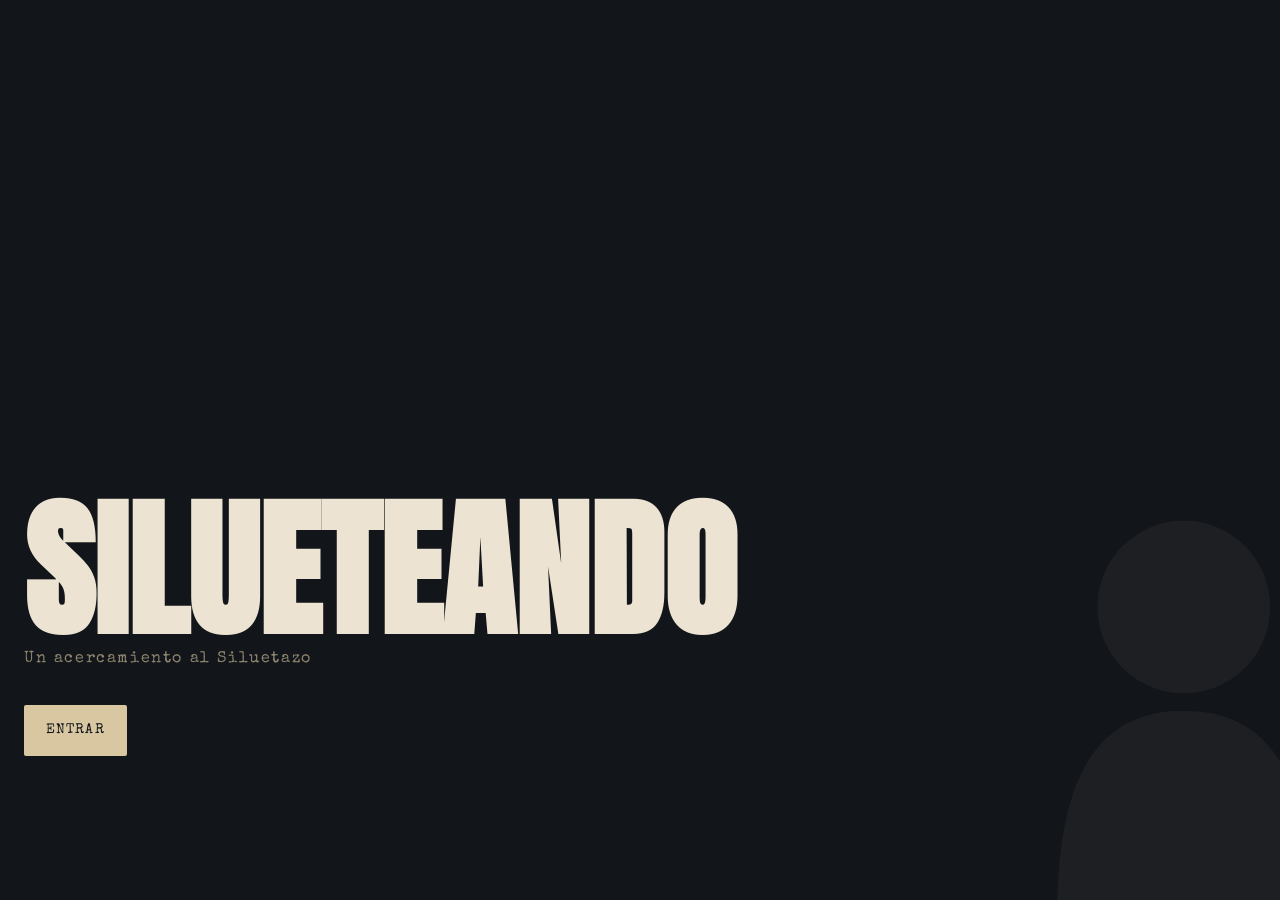
<file: index.html>
<!DOCTYPE html>
<html lang="es">
<head>
<meta charset="UTF-8">
<meta name="viewport" content="width=device-width, initial-scale=1, viewport-fit=cover">
<title>Silueteando — Un acercamiento al Siluetazo</title>
<link rel="stylesheet" href="styles.css">
<link rel="preconnect" href="https://fonts.googleapis.com">
<link rel="preconnect" href="https://fonts.gstatic.com" crossorigin>
<link href="https://fonts.googleapis.com/css2?family=Anton&family=Special+Elite&family=Work+Sans:wght@400;600&display=swap" rel="stylesheet">
</head>
<body data-pagina="portada">
  <main id="app" class="portada"></main>
  <script src="datos.js"></script>
  <script src="app.js"></script>
</body>
</html>
</file>
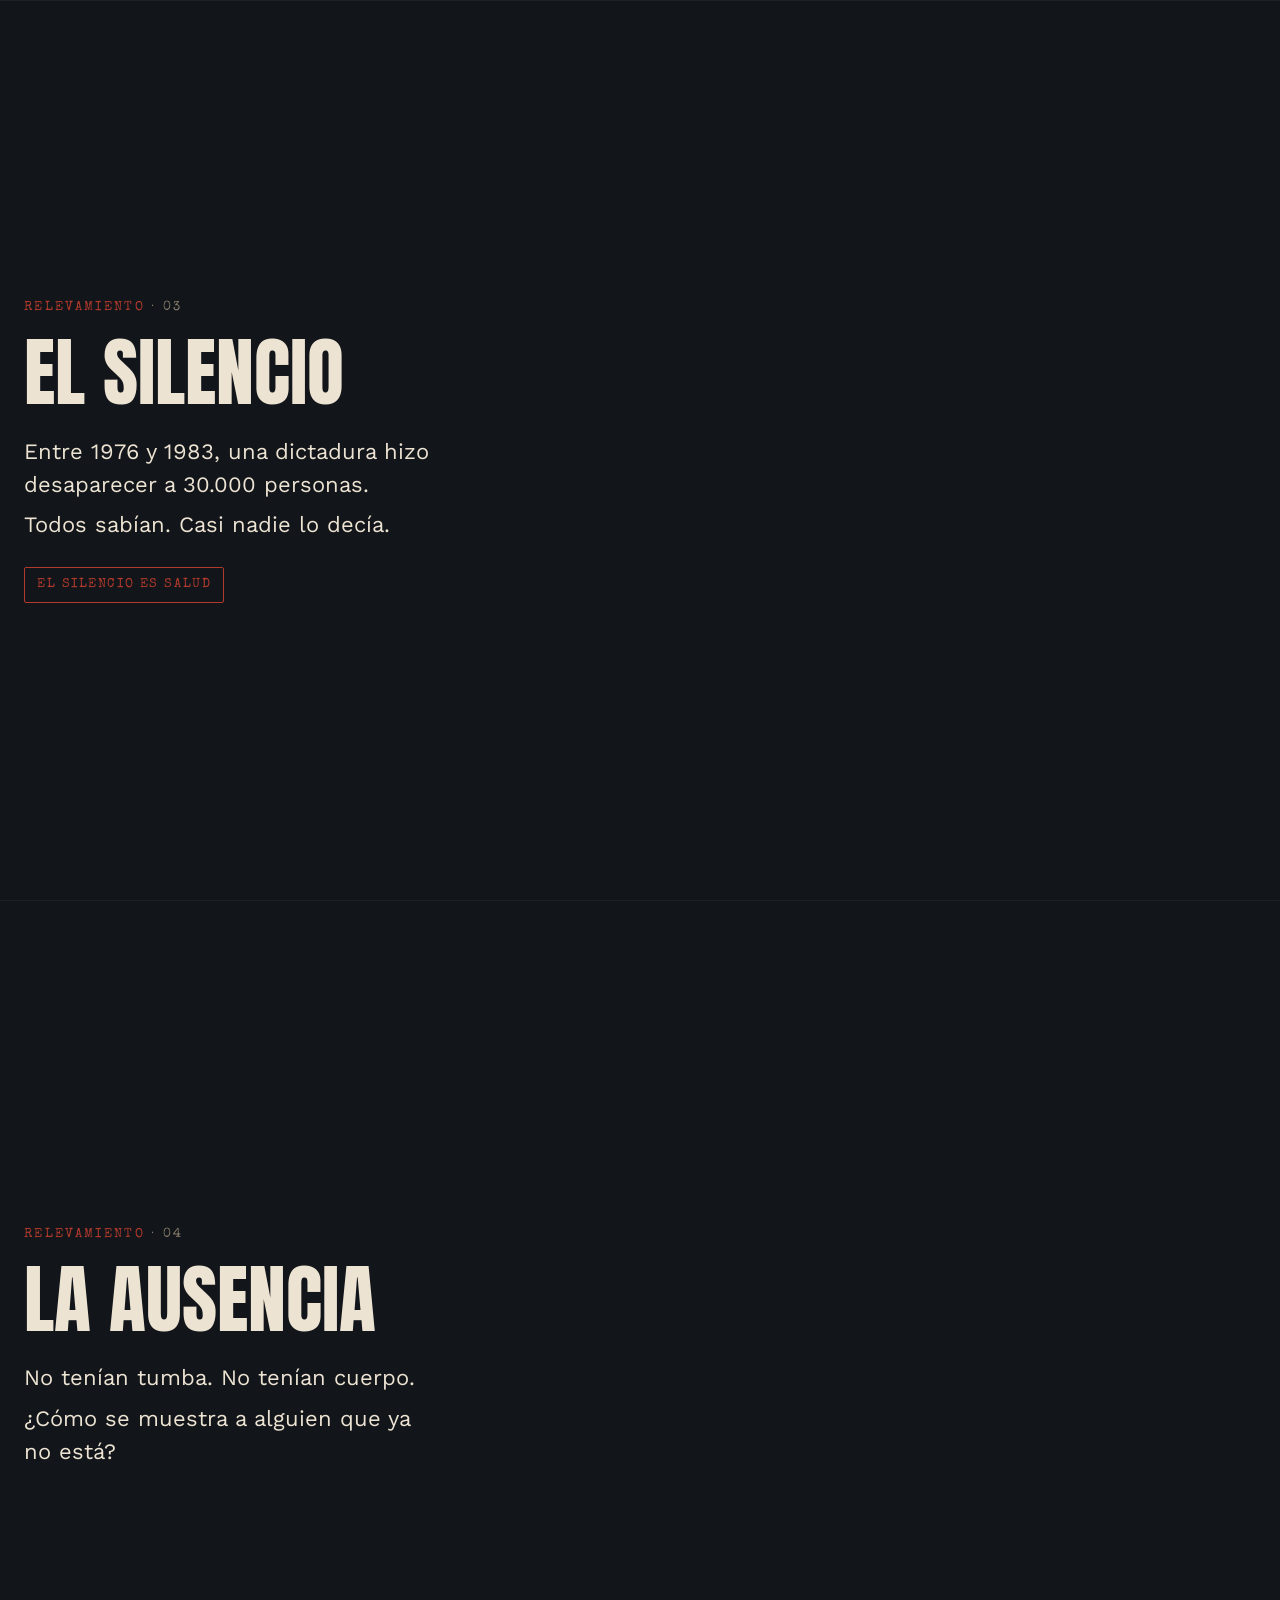
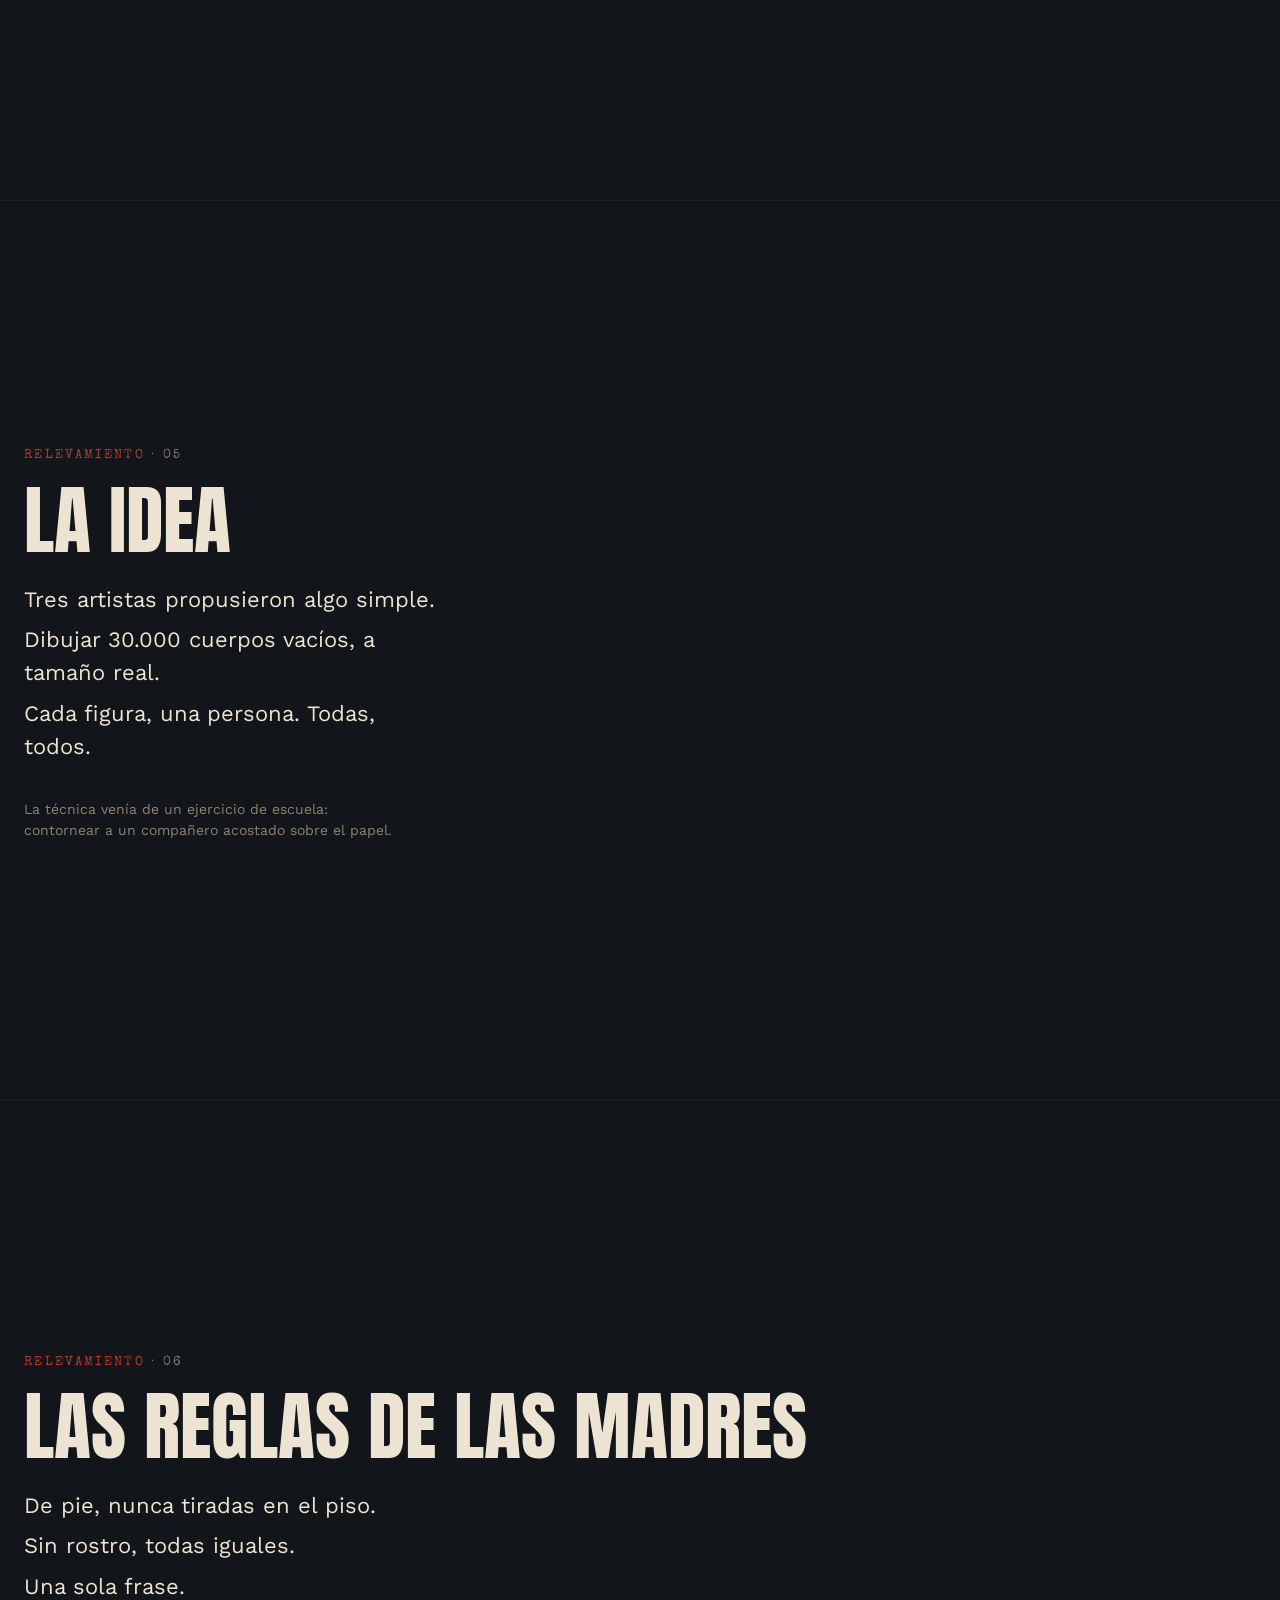
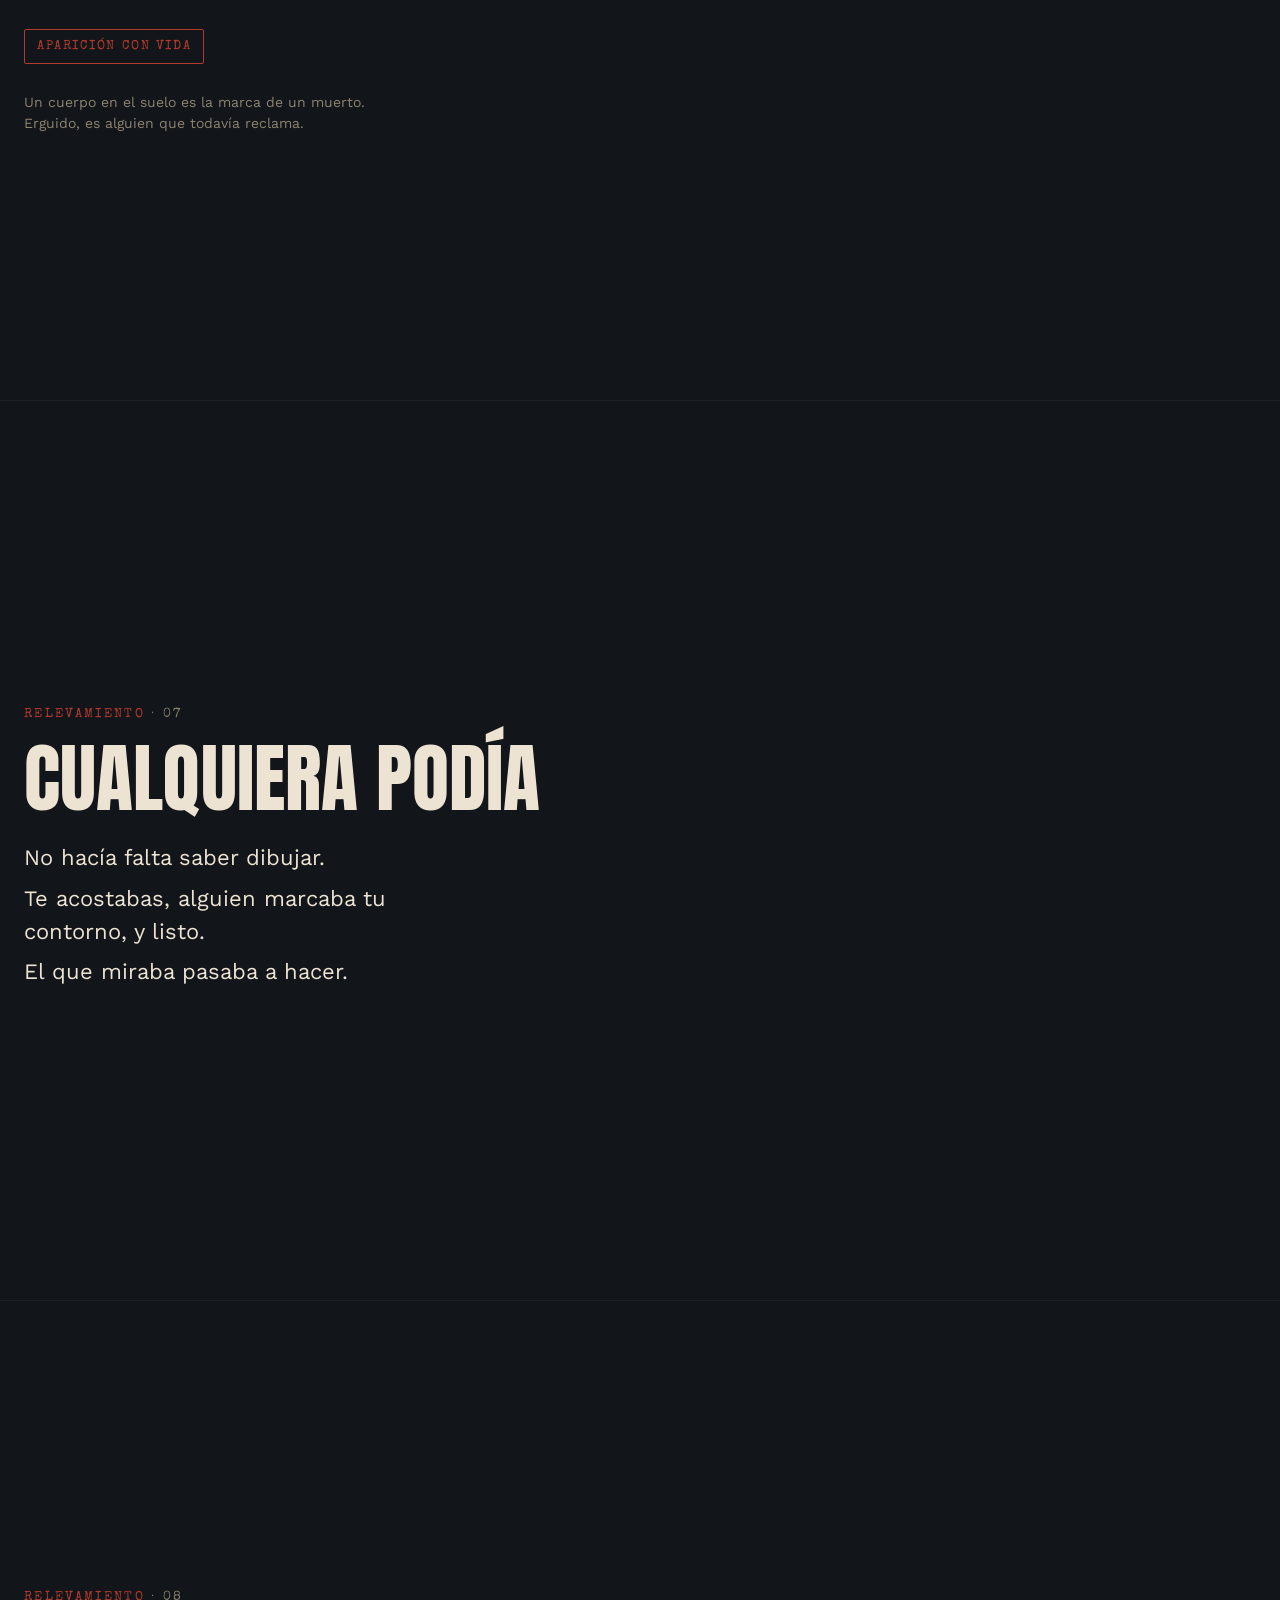
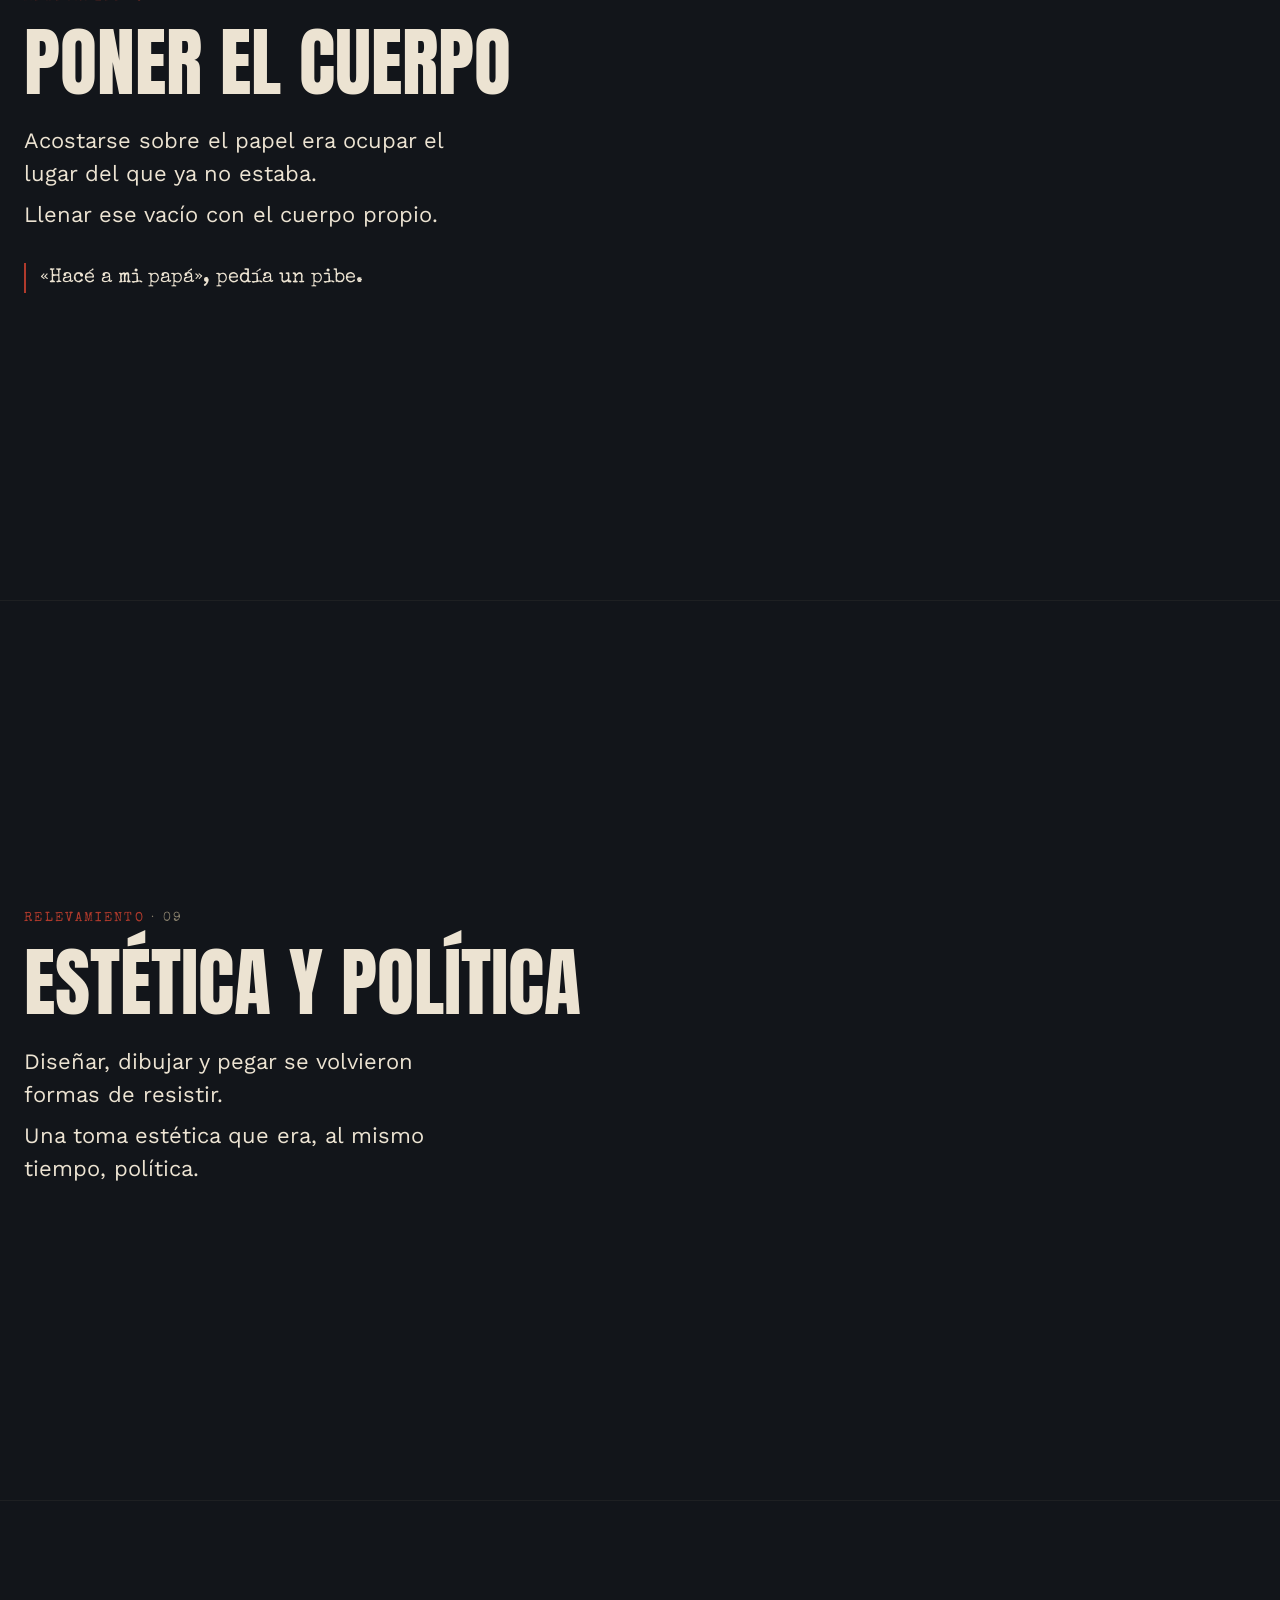
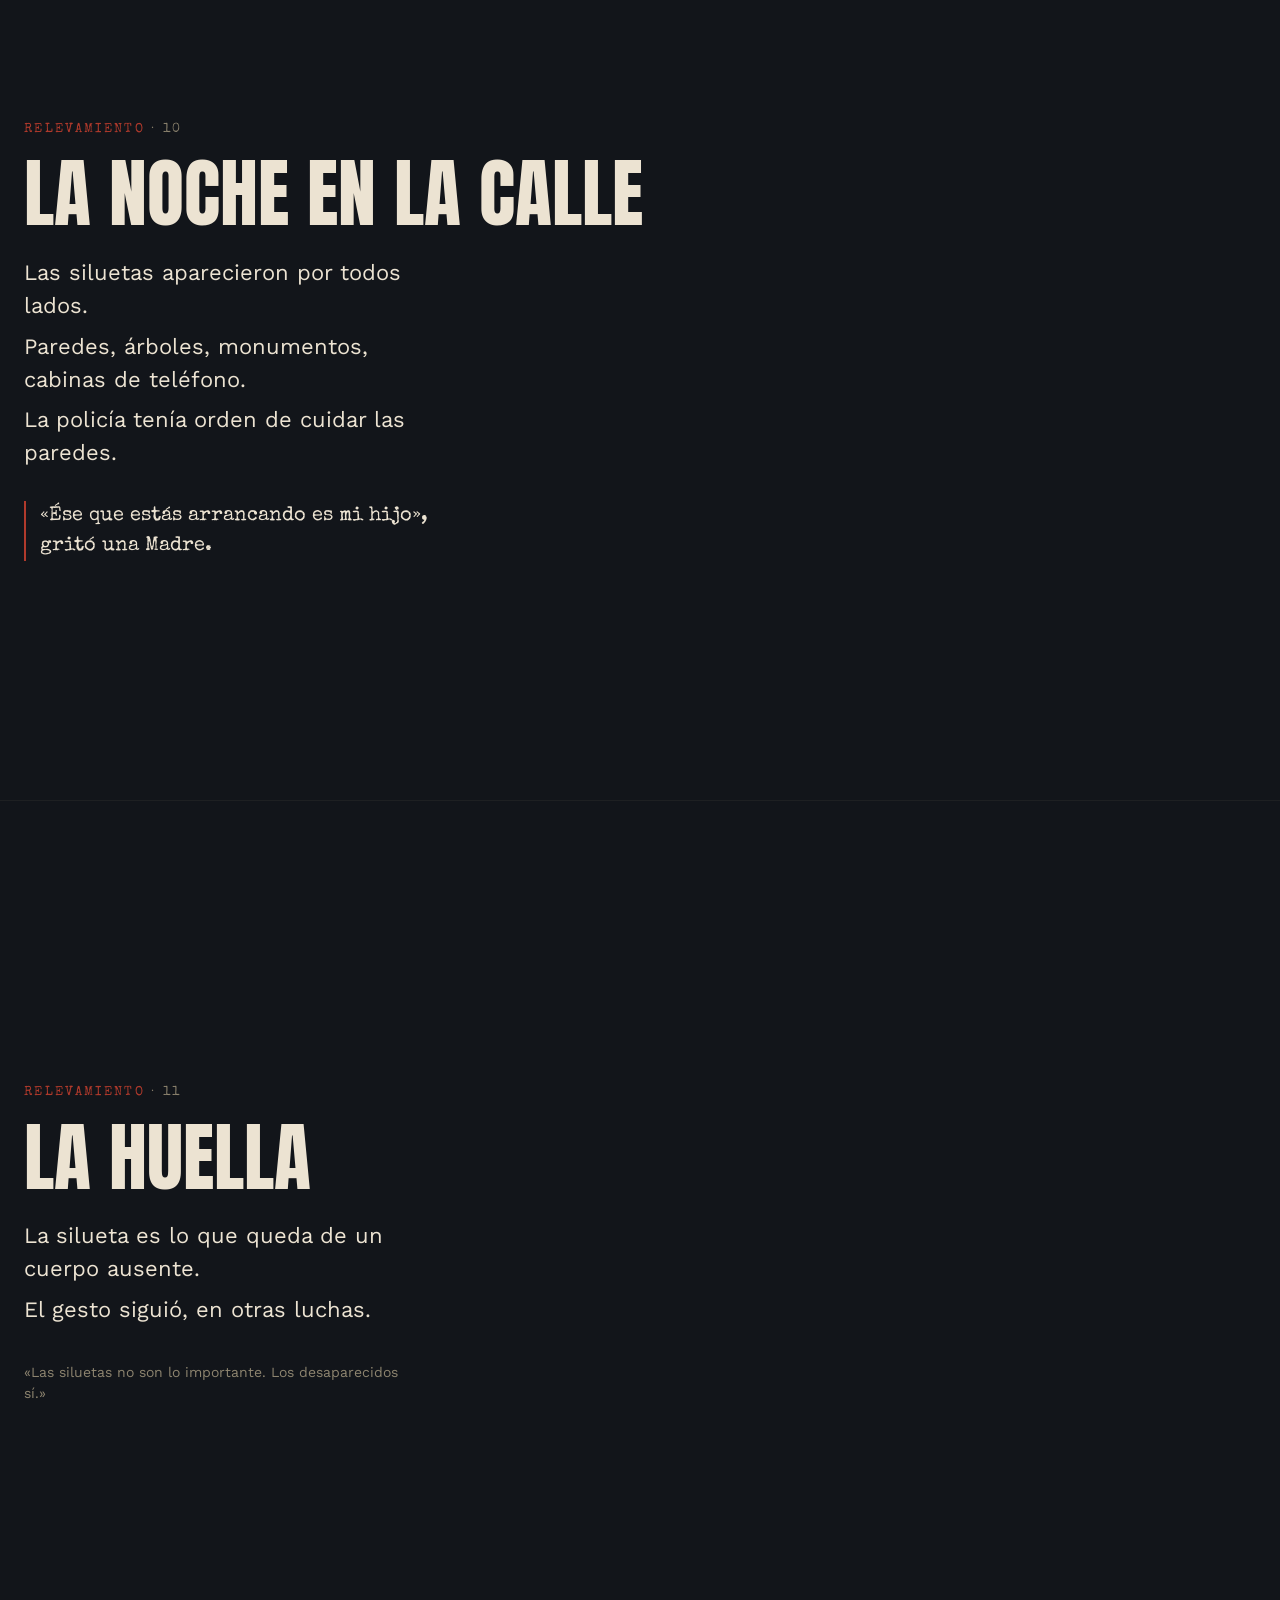
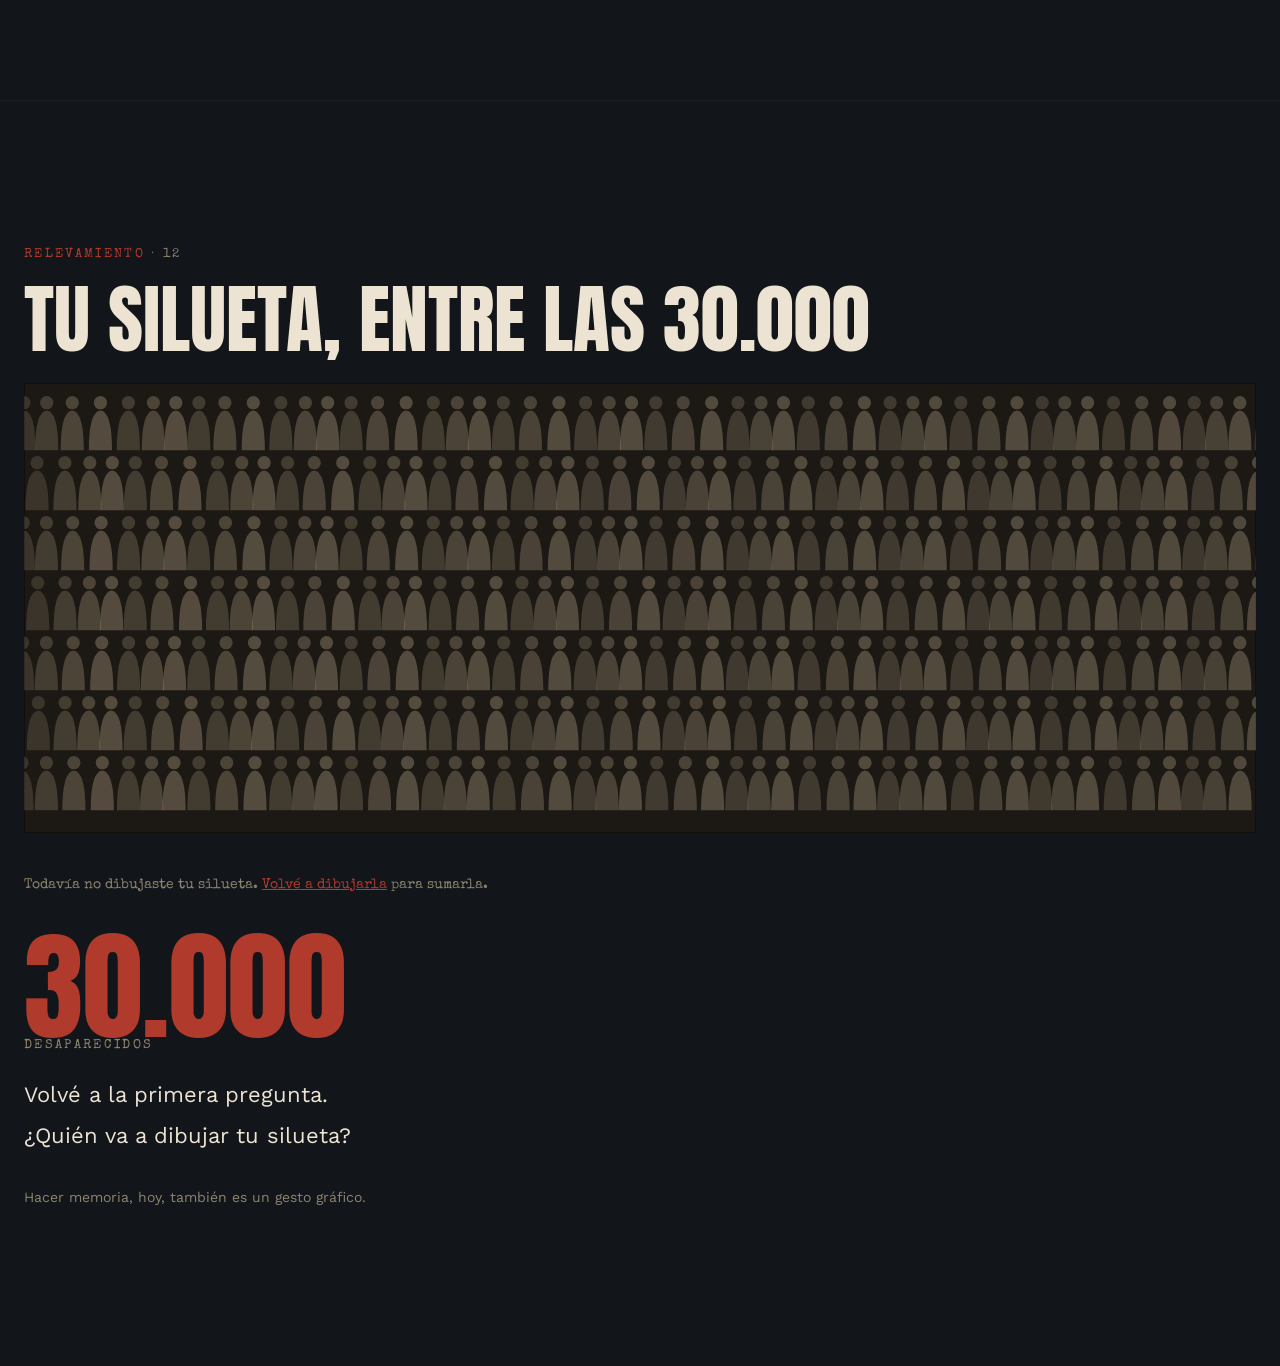
<file: desarrollo.html>
<!DOCTYPE html>
<html lang="es">
<head>
<meta charset="UTF-8">
<meta name="viewport" content="width=device-width, initial-scale=1, viewport-fit=cover">
<title>Silueteando — El Siluetazo</title>
<link rel="stylesheet" href="styles.css">
<link rel="preconnect" href="https://fonts.googleapis.com">
<link rel="preconnect" href="https://fonts.gstatic.com" crossorigin>
<link href="https://fonts.googleapis.com/css2?family=Anton&family=Special+Elite&family=Work+Sans:wght@400;600&display=swap" rel="stylesheet">
</head>
<body data-pagina="desarrollo">
  <main id="scroll"></main>
  <div class="companion" id="companion" aria-hidden="true"><div class="mov"><canvas></canvas></div></div>
  <script src="datos.js"></script>
  <script src="app.js"></script>
</body>
</html>
</file>
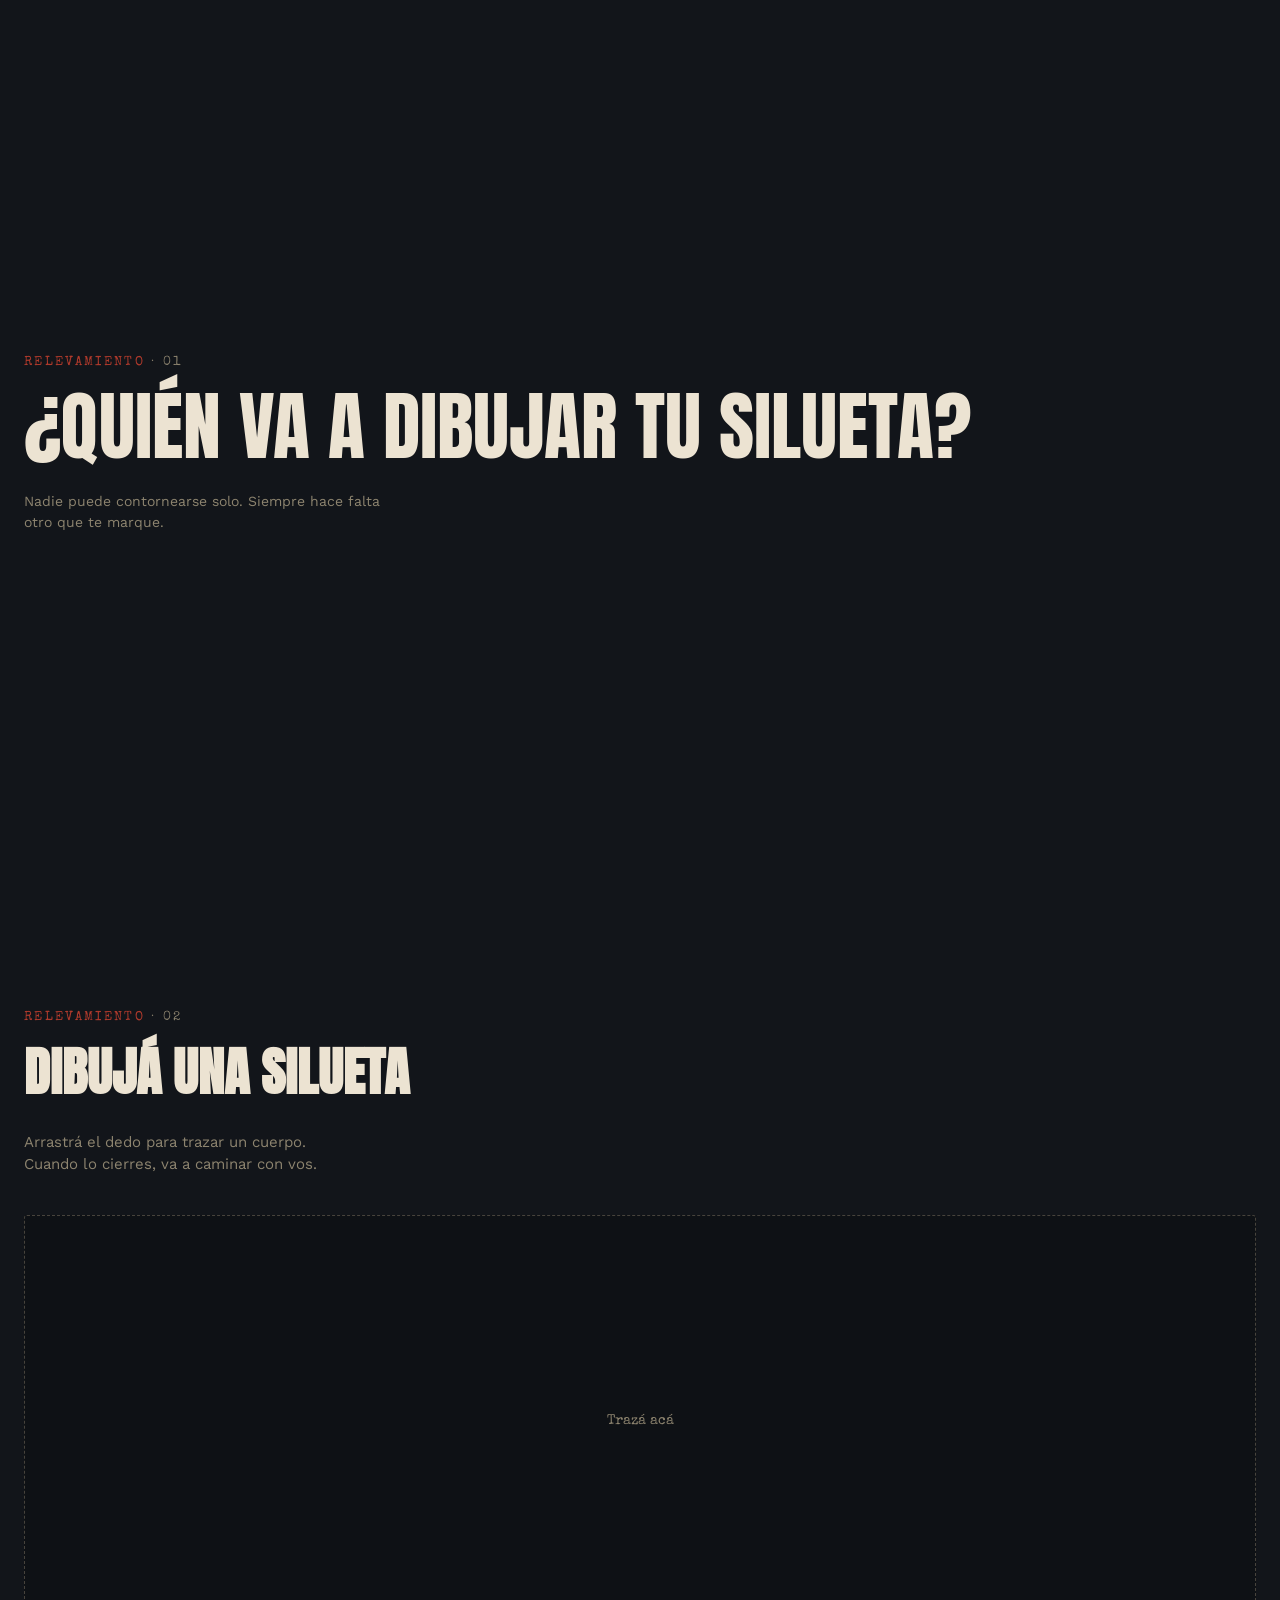
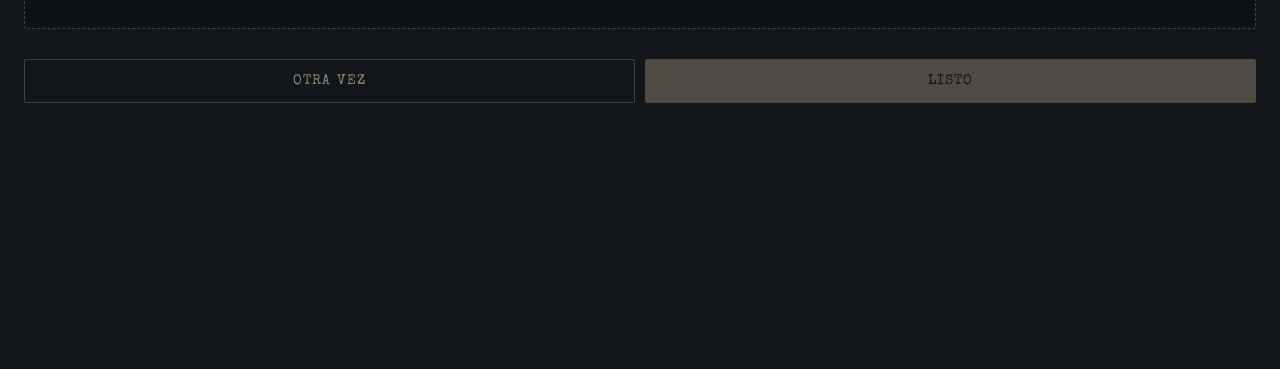
<file: pregunta.html>
<!DOCTYPE html>
<html lang="es">
<head>
<meta charset="UTF-8">
<meta name="viewport" content="width=device-width, initial-scale=1, viewport-fit=cover">
<title>Silueteando — Dibujá tu silueta</title>
<link rel="stylesheet" href="styles.css">
<link rel="preconnect" href="https://fonts.googleapis.com">
<link rel="preconnect" href="https://fonts.gstatic.com" crossorigin>
<link href="https://fonts.googleapis.com/css2?family=Anton&family=Special+Elite&family=Work+Sans:wght@400;600&display=swap" rel="stylesheet">
</head>
<body data-pagina="pregunta">
  <main id="app"></main>
  <script src="datos.js"></script>
  <script src="app.js"></script>
</body>
</html>
</file>
<file: styles.css>
/* =========================================================
   SILUETEANDO — diseño (tres paginas)
   Materiales: noche, muro, papel kraft, tinta, rojo.
   ========================================================= */
:root{
  --noche:   #12151a;
  --muro:    #1c1814;
  --papel:   #d9c7a1;
  --hueso:   #ece3d2;
  --apagado: #8d846f;
  --rojo:    #b03a2c;

  --display: "Anton", "Arial Narrow", system-ui, sans-serif;
  --cuerpo:  "Work Sans", system-ui, -apple-system, sans-serif;
  --maquina: "Special Elite", "Courier New", ui-monospace, monospace;
}

*{ box-sizing:border-box; -webkit-tap-highlight-color:transparent; }

html{ scroll-behavior:smooth; }
body{
  margin:0; background:var(--noche); color:var(--hueso);
  font-family:var(--cuerpo); line-height:1.5; overflow-x:hidden;
  overscroll-behavior-y:none; -webkit-font-smoothing:antialiased;
  animation:entrar .7s ease both;
}
@keyframes entrar{ from{opacity:0} to{opacity:1} }
body.yendo{ opacity:0; transition:opacity .42s ease; }   /* transicion entre paginas */

/* ---------------- tipografia compartida ---------------- */
.ficha{ font-family:var(--maquina); font-size:13px; letter-spacing:.18em; color:var(--apagado); text-transform:uppercase; }
.ficha .reg{ color:var(--rojo); }
.titulo{ font-family:var(--display); font-weight:400; font-size:clamp(34px,11vw,76px); line-height:.96; margin:0; text-transform:uppercase; }
.lineas p{ font-size:clamp(17px,4.6vw,22px); margin:.35em 0; max-width:30ch; }
.pie{ font-size:14px; color:var(--apagado); max-width:42ch; margin-top:10px; }
.cita{ font-family:var(--maquina); font-size:clamp(16px,4.4vw,20px); color:var(--hueso); border-left:2px solid var(--rojo); padding-left:14px; max-width:34ch; margin-top:6px; }
.consigna{ align-self:flex-start; font-family:var(--maquina); font-size:13px; letter-spacing:.12em; text-transform:uppercase; color:var(--rojo); border:1px solid var(--rojo); padding:7px 12px; border-radius:2px; transform:rotate(-1.5deg); }

.btn{
  appearance:none; border:0; cursor:pointer; padding:15px 22px; border-radius:2px;
  font-family:var(--maquina); font-size:14px; letter-spacing:.08em; text-transform:uppercase;
  background:var(--papel); color:var(--noche); text-decoration:none; display:inline-block;
  transition:transform .08s ease, opacity .2s ease;
}
.btn:active{ transform:translateY(1px); }
.btn:disabled{ opacity:.3; pointer-events:none; }
.btn--ghost{ background:transparent; color:var(--apagado); box-shadow:inset 0 0 0 1px rgba(217,199,161,.25); }

/* figura fantasma reutilizable (motivo de fondo) */
.fig{ fill:var(--papel); display:block; }

/* =========================================================
   PAGINA 1 — portada
   ========================================================= */
.portada{ min-height:100svh; display:flex; flex-direction:column; justify-content:flex-end; align-items:flex-start; padding:0 24px 16svh; position:relative; overflow:hidden; }
.portada .fondo{ position:absolute; inset:0; z-index:0; pointer-events:none; }
.portada .fondo .fig{ position:absolute; right:-6%; bottom:0; height:96svh; opacity:.06; }
.portada .marca{ position:relative; z-index:1; font-family:var(--display); font-size:clamp(56px,21vw,150px); line-height:.88; text-transform:uppercase; margin:0; }
.portada .sub{ position:relative; z-index:1; font-family:var(--maquina); color:var(--apagado); letter-spacing:.1em; margin:10px 0 0; }
.portada .entrar{ position:relative; z-index:1; margin-top:34px; }

/* =========================================================
   PAGINA 2 — pregunta + dibujo
   ========================================================= */
.panel{ min-height:100svh; display:flex; flex-direction:column; justify-content:center; gap:18px; padding:12svh 24px; }
.panel .bloque{ opacity:0; transform:translateY(18px); transition:opacity .7s ease, transform .7s ease; }
.panel.visible .bloque{ opacity:1; transform:none; }

.instruccion{ font-family:var(--display); font-size:clamp(28px,9vw,52px); text-transform:uppercase; margin:0; line-height:1; }
.ayuda{ font-size:15px; color:var(--apagado); max-width:34ch; }
.tablero{ position:relative; width:100%; height:46svh; margin-top:6px; border:1px dashed rgba(217,199,161,.28); border-radius:3px; background:rgba(0,0,0,.18); touch-action:none; overflow:hidden; }
.tablero canvas{ position:absolute; inset:0; width:100%; height:100%; display:block; }
.marca-toque{ position:absolute; inset:0; display:flex; align-items:center; justify-content:center; font-family:var(--maquina); font-size:14px; color:var(--apagado); pointer-events:none; }
.controles{ display:flex; gap:10px; margin-top:12px; }
.controles .btn{ flex:1; text-align:center; }
.cierre-dibujo{ font-family:var(--maquina); color:var(--hueso); font-size:15px; margin-top:16px; opacity:0; transform:translateY(8px); transition:opacity .6s ease, transform .6s ease; }
.cierre-dibujo.on{ opacity:1; transform:none; }
.seguir{ margin-top:18px; align-self:flex-start; opacity:0; pointer-events:none; transition:opacity .5s ease; }
.seguir.on{ opacity:1; pointer-events:auto; }

/* =========================================================
   PAGINA 3 — desarrollo con paralaje
   ========================================================= */
.seccion{ position:relative; overflow:hidden; min-height:100svh; display:flex; flex-direction:column; justify-content:center; padding:16svh 24px; border-top:1px solid rgba(217,199,161,.06); }
.fondo{ position:absolute; left:0; right:0; top:-25%; height:150%; z-index:0; pointer-events:none; will-change:transform; }
.fondo .fig{ position:absolute; opacity:.06; }
.contenido{ position:relative; z-index:1; display:flex; flex-direction:column; gap:18px; }
.contenido .bloque{ opacity:0; transform:translateY(24px); transition:opacity .85s ease, transform .85s ease; }
.seccion.visible .contenido .bloque{ opacity:1; transform:none; }

/* el muro final */
.muro{ position:relative; width:100%; height:50svh; margin:10px 0; border-radius:3px; overflow:hidden; background:var(--muro); box-shadow:inset 0 0 0 1px rgba(0,0,0,.4); }
.muro canvas{ position:absolute; inset:0; width:100%; height:100%; display:block; }
.numerazo{ font-family:var(--display); font-size:clamp(48px,17vw,120px); line-height:.9; color:var(--rojo); text-transform:uppercase; margin:4px 0 0; }
.numerazo small{ display:block; font-family:var(--maquina); font-size:13px; letter-spacing:.18em; color:var(--apagado); }
.sin-silueta{ font-family:var(--maquina); font-size:14px; color:var(--apagado); }
.sin-silueta a{ color:var(--rojo); }

/* ---------------- la silueta que camina (firma) ---------------- */
.companion{ position:fixed; left:16px; bottom:14px; width:74px; height:108px; z-index:40; pointer-events:none; opacity:0; transition:opacity .6s ease; }
.companion.on{ opacity:1; }
.companion .mov{ width:100%; height:100%; transform-origin:0% 100%; will-change:transform; }
.companion canvas{ width:100%; height:100%; display:block; animation:caminar 1.5s ease-in-out infinite; }
@keyframes caminar{ 0%,100%{ transform:translateY(0) rotate(-1.2deg) } 50%{ transform:translateY(-5px) rotate(1.2deg) } }
.companion.llego{ opacity:0; }

/* ---------------- accesibilidad / reduccion de movimiento ---------------- */
:focus-visible{ outline:2px solid var(--rojo); outline-offset:3px; }
@media (prefers-reduced-motion: reduce){
  html{ scroll-behavior:auto; }
  body{ animation:none; }
  .panel .bloque, .contenido .bloque{ transition:none; opacity:1; transform:none; }
  .companion canvas{ animation:none; }
  .fondo{ transform:none !important; }
}
</file>
